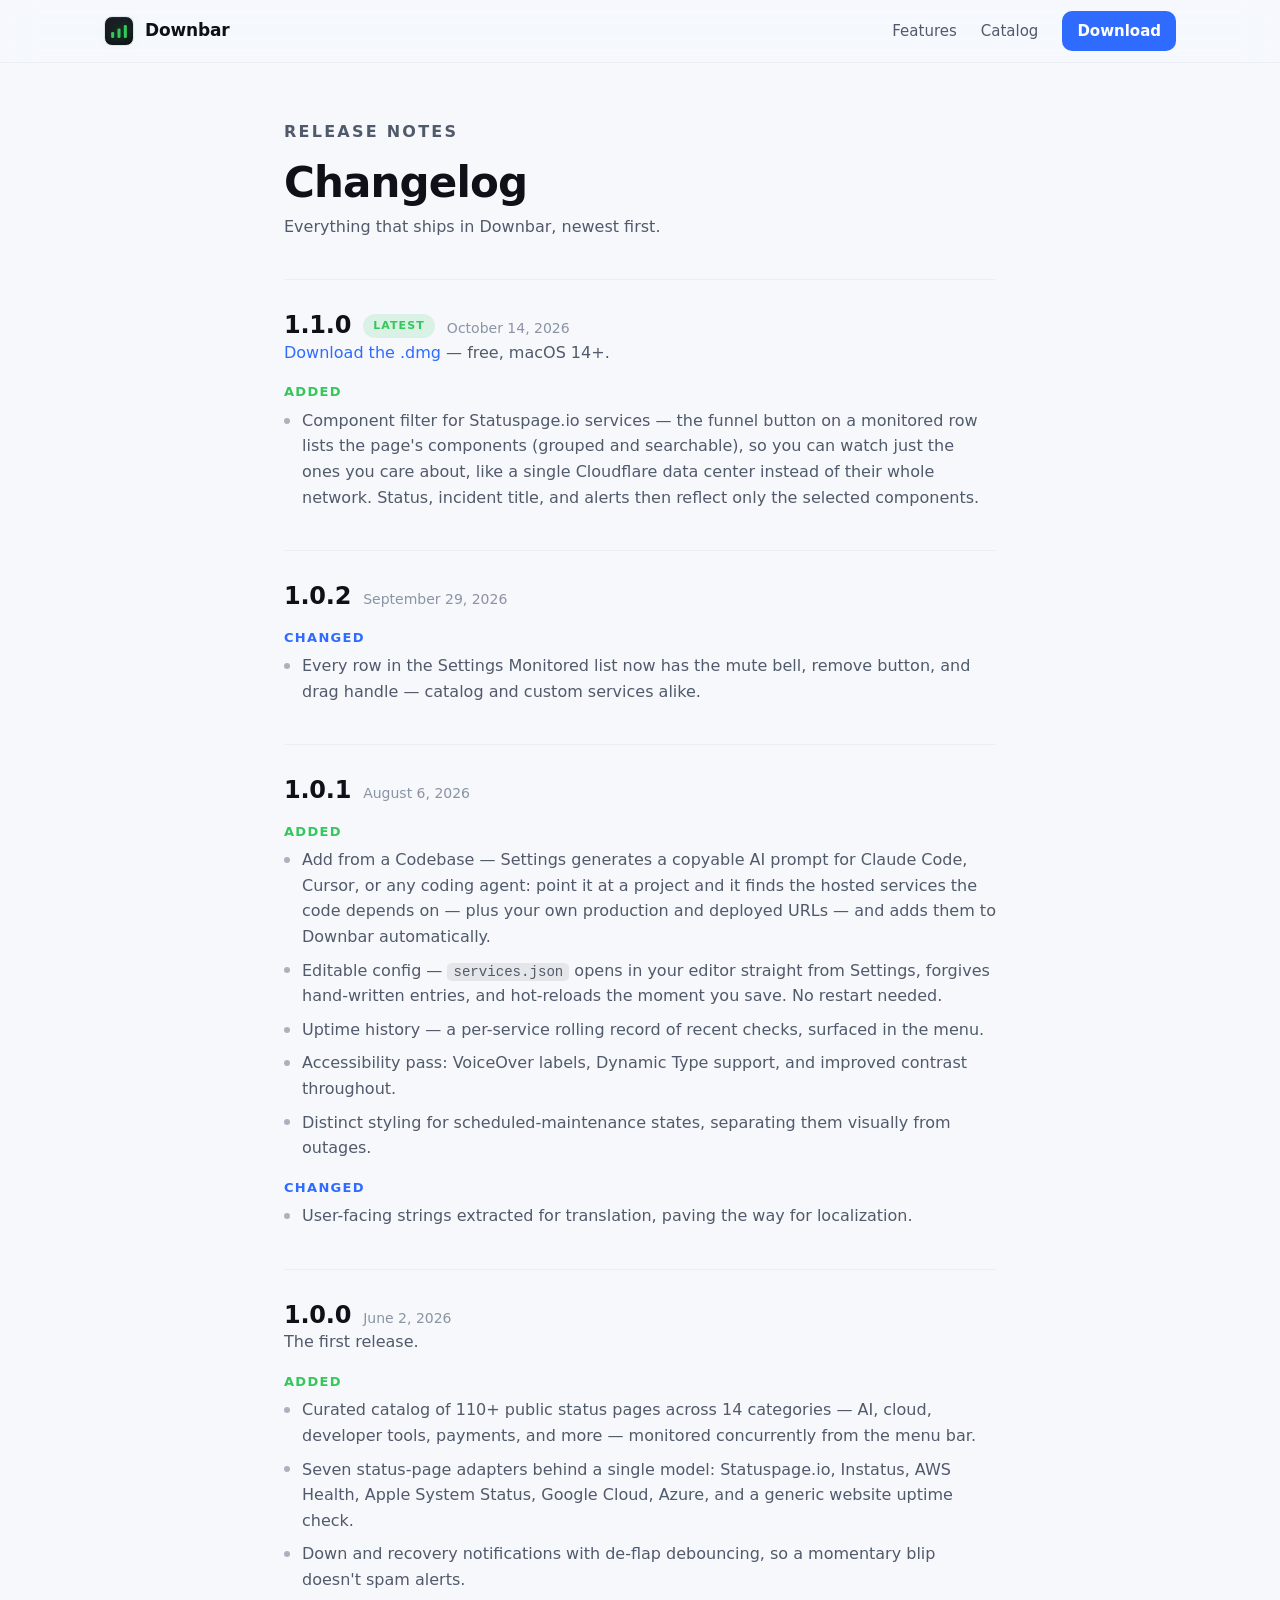
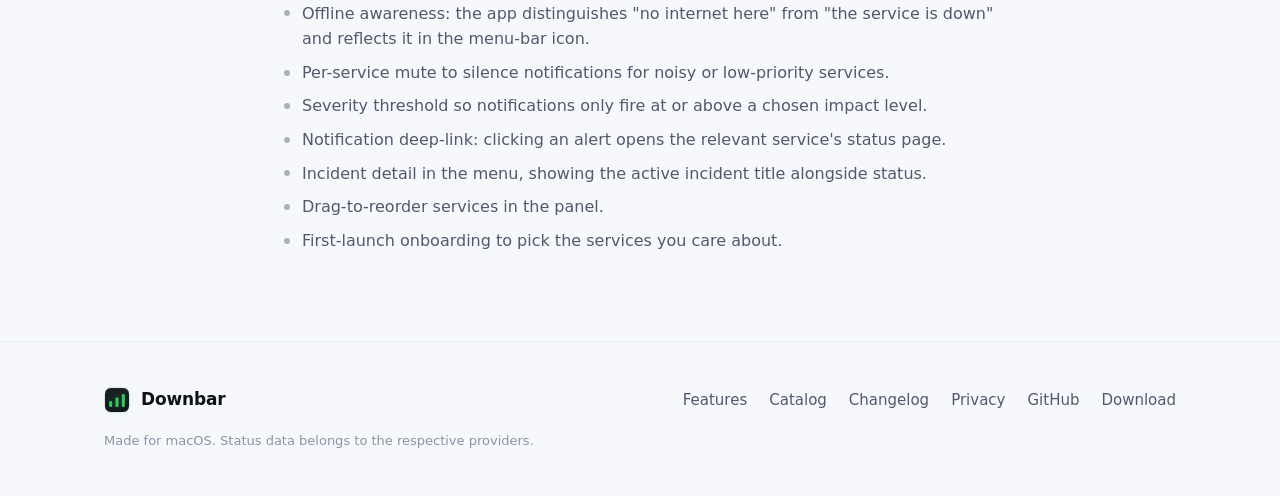
<file: site/changelog.html>
<!DOCTYPE html>
<html lang="en">
<head>
  <meta charset="utf-8" />
  <meta name="viewport" content="width=device-width, initial-scale=1" />
  <!-- Google tag (gtag.js) -->
  <script async src="https://www.googletagmanager.com/gtag/js?id=G-KMRTV61Q7Y"></script>
  <script>
    window.dataLayer = window.dataLayer || [];
    function gtag(){dataLayer.push(arguments);}
    gtag('js', new Date());

    gtag('config', 'G-KMRTV61Q7Y');
  </script>
  <title>Changelog — Downbar</title>
  <meta name="description" content="Release notes for Downbar, the free macOS menu-bar app that watches 110+ public status pages. What's new, what changed, and what's coming next." />
  <meta name="color-scheme" content="dark light" />
  <meta name="theme-color" content="#0c0d10" />
  <meta name="robots" content="index, follow" />
  <link rel="canonical" href="https://downbar.app/changelog" />
  <link rel="icon" href="favicon.svg" type="image/svg+xml" />
  <link rel="apple-touch-icon" href="img/apple-touch-icon.png" />
  <link rel="stylesheet" href="style.css" />
</head>
<body>
  <header class="site-header">
    <div class="wrap header-inner">
      <a class="brand" href="/" aria-label="Downbar home">
        <span class="brand-mark" aria-hidden="true">
          <svg viewBox="0 0 18 16" class="brand-bars">
            <rect x="0" y="9" width="3.5" height="7" rx="1.5" fill="currentColor" />
            <rect x="7.25" y="5" width="3.5" height="11" rx="1.5" fill="currentColor" />
            <rect x="14.5" y="1" width="3.5" height="15" rx="1.5" fill="currentColor" />
          </svg>
        </span>
        <span class="brand-name">Downbar</span>
      </a>
      <nav class="site-nav" aria-label="Primary">
        <a href="/#features">Features</a>
        <a href="/#catalog">Catalog</a>
        <a class="nav-cta" href="/#download">Download</a>
      </nav>
    </div>
  </header>

  <main class="legal changelog">
    <div class="wrap legal-wrap">
      <p class="section-eyebrow">Release notes</p>
      <h1>Changelog</h1>
      <p class="legal-updated">Everything that ships in Downbar, newest first.</p>

      <section class="release" aria-labelledby="rel-110">
        <header class="release-head">
          <h2 id="rel-110">1.1.0</h2>
          <span class="release-pill latest">Latest</span>
          <time class="release-date" datetime="2026-10-14">October 14, 2026</time>
        </header>
        <p class="release-note"><a href="/dl/Downbar-1.1.0.dmg" download
          onclick="gtag('event','file_download',{file_name:'Downbar-1.1.0.dmg',link_url:'/dl/Downbar-1.1.0.dmg'})">Download the .dmg</a> — free, macOS 14+.</p>
        <h3 class="change-kind added">Added</h3>
        <ul class="change-list">
          <li>Component filter for Statuspage.io services — the funnel button on a monitored row lists the page's components (grouped and searchable), so you can watch just the ones you care about, like a single Cloudflare data center instead of their whole network. Status, incident title, and alerts then reflect only the selected components.</li>
        </ul>
      </section>

      <section class="release" aria-labelledby="rel-102">
        <header class="release-head">
          <h2 id="rel-102">1.0.2</h2>
          <time class="release-date" datetime="2026-09-29">September 29, 2026</time>
        </header>
        <h3 class="change-kind changed">Changed</h3>
        <ul class="change-list">
          <li>Every row in the Settings Monitored list now has the mute bell, remove button, and drag handle — catalog and custom services alike.</li>
        </ul>
      </section>

      <section class="release" aria-labelledby="rel-101">
        <header class="release-head">
          <h2 id="rel-101">1.0.1</h2>
          <time class="release-date" datetime="2026-08-06">August 6, 2026</time>
        </header>
        <h3 class="change-kind added">Added</h3>
        <ul class="change-list">
          <li>Add from a Codebase — Settings generates a copyable AI prompt for Claude Code, Cursor, or any coding agent: point it at a project and it finds the hosted services the code depends on — plus your own production and deployed URLs — and adds them to Downbar automatically.</li>
          <li>Editable config — <code>services.json</code> opens in your editor straight from Settings, forgives hand-written entries, and hot-reloads the moment you save. No restart needed.</li>
          <li>Uptime history — a per-service rolling record of recent checks, surfaced in the menu.</li>
          <li>Accessibility pass: VoiceOver labels, Dynamic Type support, and improved contrast throughout.</li>
          <li>Distinct styling for scheduled-maintenance states, separating them visually from outages.</li>
        </ul>
        <h3 class="change-kind changed">Changed</h3>
        <ul class="change-list">
          <li>User-facing strings extracted for translation, paving the way for localization.</li>
        </ul>
      </section>

      <section class="release" aria-labelledby="rel-100">
        <header class="release-head">
          <h2 id="rel-100">1.0.0</h2>
          <time class="release-date" datetime="2026-06-02">June 2, 2026</time>
        </header>
        <p class="release-note">The first release.</p>
        <h3 class="change-kind added">Added</h3>
        <ul class="change-list">
          <li>Curated catalog of 110+ public status pages across 14 categories — AI, cloud, developer tools, payments, and more — monitored concurrently from the menu bar.</li>
          <li>Seven status-page adapters behind a single model: Statuspage.io, Instatus, AWS Health, Apple System Status, Google Cloud, Azure, and a generic website uptime check.</li>
          <li>Down and recovery notifications with de-flap debouncing, so a momentary blip doesn't spam alerts.</li>
          <li>Offline awareness: the app distinguishes "no internet here" from "the service is down" and reflects it in the menu-bar icon.</li>
          <li>Per-service mute to silence notifications for noisy or low-priority services.</li>
          <li>Severity threshold so notifications only fire at or above a chosen impact level.</li>
          <li>Notification deep-link: clicking an alert opens the relevant service's status page.</li>
          <li>Incident detail in the menu, showing the active incident title alongside status.</li>
          <li>Drag-to-reorder services in the panel.</li>
          <li>First-launch onboarding to pick the services you care about.</li>
        </ul>
      </section>
    </div>
  </main>

  <footer class="site-footer">
    <div class="wrap footer-inner">
      <a class="brand" href="/">
        <span class="brand-mark sm" aria-hidden="true">
          <svg viewBox="0 0 18 16" class="brand-bars">
            <rect x="0" y="9" width="3.5" height="7" rx="1.5" fill="currentColor" />
            <rect x="7.25" y="5" width="3.5" height="11" rx="1.5" fill="currentColor" />
            <rect x="14.5" y="1" width="3.5" height="15" rx="1.5" fill="currentColor" />
          </svg>
        </span>
        <span class="brand-name">Downbar</span>
      </a>
      <nav class="footer-nav" aria-label="Footer">
        <a href="/#features">Features</a>
        <a href="/#catalog">Catalog</a>
        <a href="/changelog">Changelog</a>
        <a href="/privacy">Privacy</a>
        <a href="https://github.com/Ntarasiuk/downbar" rel="noopener">GitHub</a>
        <a href="/dl/latest" download>Download</a>
      </nav>
      <p class="footer-fine">Made for macOS. Status data belongs to the respective providers.</p>
    </div>
  </footer>
</body>
</html>
</file>
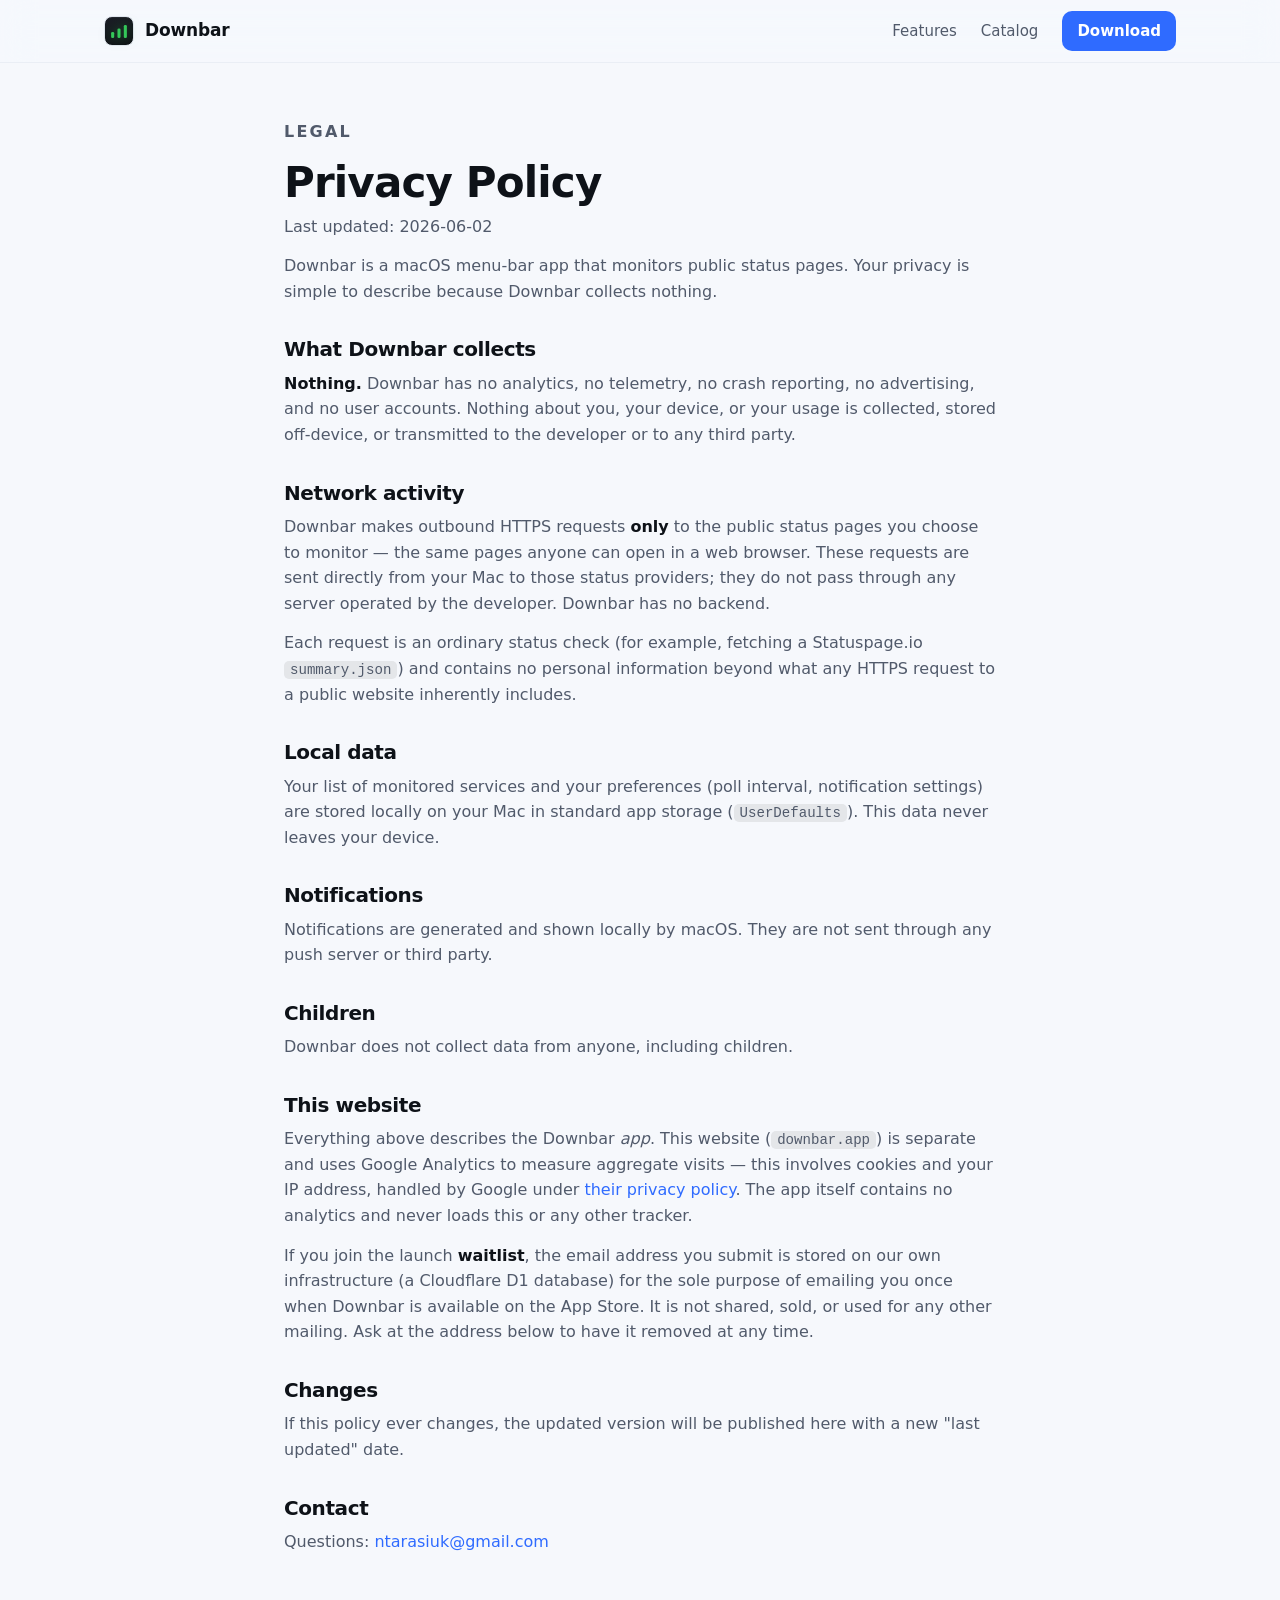
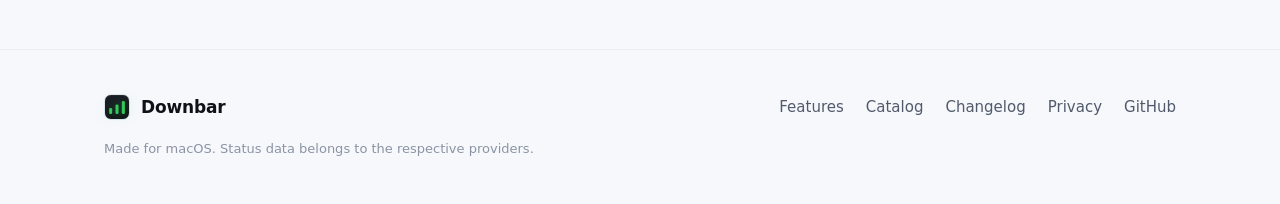
<file: site/privacy.html>
<!DOCTYPE html>
<html lang="en">
<head>
  <meta charset="utf-8" />
  <meta name="viewport" content="width=device-width, initial-scale=1" />
  <!-- Google tag (gtag.js) -->
  <script async src="https://www.googletagmanager.com/gtag/js?id=G-KMRTV61Q7Y"></script>
  <script>
    window.dataLayer = window.dataLayer || [];
    function gtag(){dataLayer.push(arguments);}
    gtag('js', new Date());

    gtag('config', 'G-KMRTV61Q7Y');
  </script>
  <title>Privacy Policy — Downbar</title>
  <meta name="description" content="Downbar collects nothing — no analytics, no telemetry, no accounts. Status checks go directly from your Mac to the public status pages you choose." />
  <meta name="color-scheme" content="dark light" />
  <meta name="theme-color" content="#0c0d10" />
  <meta name="robots" content="index, follow" />
  <link rel="canonical" href="https://downbar.app/privacy" />
  <link rel="icon" href="favicon.svg" type="image/svg+xml" />
  <link rel="apple-touch-icon" href="img/apple-touch-icon.png" />
  <link rel="stylesheet" href="style.css" />
</head>
<body>
  <header class="site-header">
    <div class="wrap header-inner">
      <a class="brand" href="/" aria-label="Downbar home">
        <span class="brand-mark" aria-hidden="true">
          <svg viewBox="0 0 18 16" class="brand-bars">
            <rect x="0" y="9" width="3.5" height="7" rx="1.5" fill="currentColor" />
            <rect x="7.25" y="5" width="3.5" height="11" rx="1.5" fill="currentColor" />
            <rect x="14.5" y="1" width="3.5" height="15" rx="1.5" fill="currentColor" />
          </svg>
        </span>
        <span class="brand-name">Downbar</span>
      </a>
      <nav class="site-nav" aria-label="Primary">
        <a href="/#features">Features</a>
        <a href="/#catalog">Catalog</a>
        <a class="nav-cta" href="/#download">Download</a>
      </nav>
    </div>
  </header>

  <main class="legal">
    <div class="wrap legal-wrap">
      <p class="section-eyebrow">Legal</p>
      <h1>Privacy Policy</h1>
      <p class="legal-updated">Last updated: 2026-06-02</p>

      <p>Downbar is a macOS menu-bar app that monitors public status pages. Your privacy
        is simple to describe because Downbar collects nothing.</p>

      <h2>What Downbar collects</h2>
      <p><strong>Nothing.</strong> Downbar has no analytics, no telemetry, no crash
        reporting, no advertising, and no user accounts. Nothing about you, your device,
        or your usage is collected, stored off-device, or transmitted to the developer or
        to any third party.</p>

      <h2>Network activity</h2>
      <p>Downbar makes outbound HTTPS requests <strong>only</strong> to the public status
        pages you choose to monitor — the same pages anyone can open in a web browser.
        These requests are sent directly from your Mac to those status providers; they do
        not pass through any server operated by the developer. Downbar has no backend.</p>
      <p>Each request is an ordinary status check (for example, fetching a Statuspage.io
        <code>summary.json</code>) and contains no personal information beyond what any
        HTTPS request to a public website inherently includes.</p>

      <h2>Local data</h2>
      <p>Your list of monitored services and your preferences (poll interval, notification
        settings) are stored locally on your Mac in standard app storage
        (<code>UserDefaults</code>). This data never leaves your device.</p>

      <h2>Notifications</h2>
      <p>Notifications are generated and shown locally by macOS. They are not sent through
        any push server or third party.</p>

      <h2>Children</h2>
      <p>Downbar does not collect data from anyone, including children.</p>

      <h2>This website</h2>
      <p>Everything above describes the Downbar <em>app</em>. This website
        (<code>downbar.app</code>) is separate and uses Google Analytics to measure
        aggregate visits — this involves cookies and your IP address, handled by Google
        under <a href="https://policies.google.com/privacy">their privacy policy</a>. The
        app itself contains no analytics and never loads this or any other tracker.</p>
      <p>If you join the launch <strong>waitlist</strong>, the email address you submit is
        stored on our own infrastructure (a Cloudflare D1 database) for the sole purpose of
        emailing you once when Downbar is available on the App Store. It is not shared, sold,
        or used for any other mailing. Ask at the address below to have it removed at any time.</p>

      <h2>Changes</h2>
      <p>If this policy ever changes, the updated version will be published here with a new
        "last updated" date.</p>

      <h2>Contact</h2>
      <p>Questions: <a href="mailto:ntarasiuk@gmail.com">ntarasiuk@gmail.com</a></p>
    </div>
  </main>

  <footer class="site-footer">
    <div class="wrap footer-inner">
      <a class="brand" href="/">
        <span class="brand-mark sm" aria-hidden="true">
          <svg viewBox="0 0 18 16" class="brand-bars">
            <rect x="0" y="9" width="3.5" height="7" rx="1.5" fill="currentColor" />
            <rect x="7.25" y="5" width="3.5" height="11" rx="1.5" fill="currentColor" />
            <rect x="14.5" y="1" width="3.5" height="15" rx="1.5" fill="currentColor" />
          </svg>
        </span>
        <span class="brand-name">Downbar</span>
      </a>
      <nav class="footer-nav" aria-label="Footer">
        <a href="/#features">Features</a>
        <a href="/#catalog">Catalog</a>
        <a href="/changelog">Changelog</a>
        <a href="/privacy">Privacy</a>
        <a href="https://github.com/Ntarasiuk/downbar" rel="noopener">GitHub</a>
      </nav>
      <p class="footer-fine">Made for macOS. Status data belongs to the respective providers.</p>
    </div>
  </footer>
</body>
</html>
</file>
<file: site/style.css>
/* Downbar landing page — dark-first, no build step.
   Hand-written CSS, system font stack, CSS custom properties.
   The app "screenshots" are faithful CSS recreations of the real SwiftUI UI,
   so they stay crisp at any DPI and weigh nothing. */

:root {
  --bg: #0a0b0e;
  --bg-2: #0e1014;
  --bg-elev: #15171d;
  --bg-card: #14161c;
  --border: #23262f;
  --border-soft: #1b1e25;
  --text: #f4f6fa;
  --text-dim: #a6aebd;
  --text-faint: #6b7382;
  --accent: #5b8cff;
  --accent-2: #8b6bff;
  --accent-ink: #ffffff;
  --good: #34c759;
  --warn: #ffd60a;
  --major: #ff9f0a;
  --bad: #ff453a;
  --radius: 16px;
  --wrap: 1120px;
  --font: -apple-system, BlinkMacSystemFont, "SF Pro Text", "Segoe UI", system-ui, sans-serif;
  --shadow-xl: 0 40px 120px -50px rgba(0, 0, 0, 0.9);
}

@media (prefers-color-scheme: light) {
  :root {
    --bg: #f6f8fc;
    --bg-2: #eef1f7;
    --bg-elev: #ffffff;
    --bg-card: #ffffff;
    --border: #e1e6ef;
    --border-soft: #eaeef5;
    --text: #0e1218;
    --text-dim: #515a6b;
    --text-faint: #8b94a4;
    --accent: #2f6bff;
    --shadow-xl: 0 40px 110px -55px rgba(20, 30, 60, 0.45);
  }
}

* { box-sizing: border-box; }
html { scroll-behavior: smooth; }

body {
  margin: 0;
  font-family: var(--font);
  background: var(--bg);
  color: var(--text);
  line-height: 1.6;
  -webkit-font-smoothing: antialiased;
  text-rendering: optimizeLegibility;
  overflow-x: hidden;
}

.wrap { width: 100%; max-width: var(--wrap); margin-inline: auto; padding-inline: 24px; }
a { color: var(--accent); text-decoration: none; }
a:hover { text-decoration: underline; }
img { max-width: 100%; height: auto; display: block; }
h1, h2, h3 { line-height: 1.12; letter-spacing: -0.02em; margin: 0; }
.sprite { position: absolute; }

.skip-link {
  position: absolute; left: -9999px; top: 0;
  background: var(--accent); color: var(--accent-ink);
  padding: 10px 16px; border-radius: 0 0 var(--radius) 0; z-index: 100;
}
.skip-link:focus { left: 0; }
:focus-visible { outline: 2px solid var(--accent); outline-offset: 3px; border-radius: 4px; }

/* ---------- Section eyebrows ---------- */
.section-eyebrow {
  text-transform: uppercase; letter-spacing: 0.14em;
  font-size: 12px; font-weight: 700; color: var(--accent); margin: 0 0 12px;
}

/* ---------- Header ---------- */
.site-header {
  position: sticky; top: 0; z-index: 50;
  background: color-mix(in srgb, var(--bg) 72%, transparent);
  backdrop-filter: saturate(180%) blur(16px);
  border-bottom: 1px solid var(--border-soft);
}
.header-inner { display: flex; align-items: center; justify-content: space-between; min-height: 62px; }
.brand { display: flex; align-items: center; gap: 11px; color: var(--text); font-weight: 680; }
.brand:hover { text-decoration: none; }
.brand-name { font-size: 17px; letter-spacing: -0.01em; }

.brand-mark {
  width: 30px; height: 30px; border-radius: 8px;
  display: grid; place-items: center;
  background: linear-gradient(160deg, #1b1e26, #0e1014);
  border: 1px solid var(--border);
  box-shadow: inset 0 1px 0 rgba(255,255,255,0.05);
}
.brand-mark.sm { width: 26px; height: 26px; border-radius: 7px; }
.brand-bars { width: 16px; height: 14px; color: var(--good); fill: currentColor; filter: drop-shadow(0 0 6px rgba(52,199,89,0.5)); }

.site-nav { display: flex; align-items: center; gap: 24px; }
.site-nav a { color: var(--text-dim); font-size: 15px; }
.site-nav a:hover { color: var(--text); text-decoration: none; }
.nav-cta {
  background: var(--accent); color: var(--accent-ink) !important;
  padding: 8px 15px; border-radius: 10px; font-weight: 620;
}
.nav-cta:hover { text-decoration: none; opacity: 0.92; }

/* ---------- Buttons ---------- */
.btn {
  display: inline-flex; align-items: center; gap: 9px;
  padding: 13px 22px; border-radius: 12px; font-weight: 640; font-size: 16px;
  transition: transform .12s ease, opacity .12s ease, box-shadow .12s ease;
}
.btn:hover { text-decoration: none; }
.btn-primary {
  background: linear-gradient(180deg, color-mix(in srgb, var(--accent) 92%, white), var(--accent));
  color: var(--accent-ink);
  box-shadow: 0 10px 30px -12px color-mix(in srgb, var(--accent) 80%, transparent);
}
.btn-primary:hover { transform: translateY(-1px); box-shadow: 0 16px 36px -14px color-mix(in srgb, var(--accent) 85%, transparent); }
.btn-lg { padding: 16px 28px; font-size: 17px; border-radius: 14px; }
.btn-apple { width: 16px; height: 16px; fill: currentColor; margin-top: -2px; }

/* ---------- Hero ---------- */
.hero { position: relative; padding: 84px 0 64px; overflow: hidden; }
.hero-glow {
  position: absolute; inset: -20% -10% auto -10%; height: 620px; z-index: 0;
  background:
    radial-gradient(60% 70% at 78% 18%, color-mix(in srgb, var(--accent) 30%, transparent), transparent 70%),
    radial-gradient(50% 60% at 12% 0%, color-mix(in srgb, var(--accent-2) 24%, transparent), transparent 70%);
  filter: blur(20px); pointer-events: none;
}
.hero-inner {
  position: relative; z-index: 1;
  display: grid; grid-template-columns: 1.02fr 0.98fr; gap: 52px; align-items: center;
}
.eyebrow {
  display: inline-flex; align-items: center; gap: 8px; margin: 0 0 18px;
  text-transform: uppercase; letter-spacing: 0.12em; font-size: 12px; font-weight: 700; color: var(--text-dim);
  background: color-mix(in srgb, var(--bg-elev) 70%, transparent);
  border: 1px solid var(--border); padding: 6px 12px; border-radius: 999px;
}
.eyebrow-dot { width: 7px; height: 7px; border-radius: 50%; background: var(--good); box-shadow: 0 0 8px var(--good); }
.hero h1 { font-size: clamp(36px, 5.2vw, 58px); margin-bottom: 22px; font-weight: 720; }
.lede { font-size: 19px; color: var(--text-dim); max-width: 40ch; }
.lede strong { color: var(--text); font-weight: 640; }
.hero-actions { margin-top: 30px; display: flex; flex-wrap: wrap; align-items: center; gap: 16px; }
.price { color: var(--text-dim); font-size: 14px; }

/* "or from the terminal" Homebrew one-liner */
.install-alt { margin-top: 16px; display: flex; align-items: center; flex-wrap: wrap; gap: 12px; }
.install-alt.centered { justify-content: center; }
.install-alt-label { color: var(--text-faint); font-size: 14px; }
.install-cmd {
  display: inline-flex; align-items: center; gap: 12px;
  font: inherit; cursor: pointer;
  background: color-mix(in srgb, var(--bg-elev) 80%, transparent);
  border: 1px solid var(--border); border-radius: 10px;
  padding: 9px 14px; color: var(--text-dim);
  transition: border-color .12s ease, color .12s ease;
}
.install-cmd:hover { color: var(--text); border-color: color-mix(in srgb, var(--accent) 55%, var(--border)); }
.install-cmd code {
  font-family: ui-monospace, "SF Mono", Menlo, monospace;
  font-size: 13.5px; white-space: nowrap;
}
.cmd-copy {
  font-size: 11px; font-weight: 700; text-transform: uppercase; letter-spacing: 0.08em;
  color: var(--accent);
}
.hero-trust { list-style: none; margin: 22px 0 0; padding: 0; display: flex; flex-wrap: wrap; gap: 18px; }
.hero-trust li { display: flex; align-items: center; gap: 7px; font-size: 14px; color: var(--text-dim); }
.tick { width: 16px; height: 16px; border-radius: 50%; background: color-mix(in srgb, var(--good) 22%, transparent); position: relative; flex: none; }
.tick::after { content: ""; position: absolute; left: 5px; top: 3.5px; width: 4px; height: 7px; border: solid var(--good); border-width: 0 2px 2px 0; transform: rotate(45deg); }

/* ===================== The hero "screenshot" ===================== */
.hero-stage { position: relative; z-index: 1; }
.desktop {
  position: relative;
  border-radius: 22px;
  padding: 0;
  background:
    radial-gradient(120% 120% at 30% 0%, #2a3550 0%, #161b2b 45%, #0c0f18 100%);
  border: 1px solid var(--border);
  box-shadow: var(--shadow-xl);
  overflow: hidden;
  min-height: 540px;
}
@media (prefers-color-scheme: light) {
  .desktop { background: radial-gradient(120% 120% at 30% 0%, #46639d, #3a4a78 45%, #243056 100%); }
}

/* macOS menu bar */
.menubar {
  display: flex; align-items: center; justify-content: space-between;
  height: 26px; padding: 0 12px;
  background: rgba(20, 24, 34, 0.55);
  backdrop-filter: blur(14px) saturate(150%);
  border-bottom: 1px solid rgba(255,255,255,0.06);
  font-size: 12.5px; color: rgba(255,255,255,0.92);
}
.mb-left { display: flex; align-items: center; gap: 15px; }
.mb-logo { width: 13px; height: 13px; border-radius: 3px; background: rgba(255,255,255,0.9); -webkit-mask: none; }
.mb-logo { background: linear-gradient(135deg, #fff, #cfd6e6); }
.mb-app { font-weight: 700; }
.mb-item { color: rgba(255,255,255,0.82); }
.mb-right { display: flex; align-items: center; gap: 13px; }
.mb-glyph { width: 16px; height: 11px; opacity: 0.85; border-radius: 2px; background: rgba(255,255,255,0.7); }
.mb-batt { width: 22px; height: 11px; border-radius: 3px; background: none; border: 1.4px solid rgba(255,255,255,0.7); position: relative; }
.mb-batt::after { content: ""; position: absolute; left: 1.5px; top: 1.5px; bottom: 1.5px; width: 12px; border-radius: 1px; background: rgba(255,255,255,0.8); }
.mb-wifi { -webkit-mask: radial-gradient(circle at 50% 100%, #000 64%, transparent 66%); width: 16px; height: 12px; clip-path: polygon(50% 100%, 0 38%, 12% 26%, 50% 62%, 88% 26%, 100% 38%); }
.mb-clock { font-variant-numeric: tabular-nums; font-weight: 500; }
.mb-tray { display: grid; place-items: center; width: 22px; height: 18px; border-radius: 5px; }
.mb-tray.active { background: rgba(255,255,255,0.16); box-shadow: 0 0 0 1px rgba(255,255,255,0.08) inset; }
.tray-bars { width: 16px; height: 14px; fill: currentColor; }
.tray-bars.is-critical { color: var(--bad); filter: drop-shadow(0 0 5px rgba(255,69,58,0.7)); }
.tray-bars.is-major { color: var(--major); filter: drop-shadow(0 0 5px rgba(255,159,10,0.65)); }

/* the popover panel */
.panel {
  position: absolute; top: 34px; right: 16px; width: 326px;
  background: color-mix(in srgb, #1c1f27 88%, transparent);
  backdrop-filter: blur(30px) saturate(180%);
  border: 1px solid rgba(255,255,255,0.10);
  border-radius: 14px;
  box-shadow: 0 30px 60px -20px rgba(0,0,0,0.7), 0 0 0 0.5px rgba(0,0,0,0.4);
  color: #f2f4f8;
  overflow: hidden;
  animation: panel-in .5s cubic-bezier(.2,.8,.2,1) both;
}
@keyframes panel-in { from { opacity: 0; transform: translateY(-8px) scale(.985); } to { opacity: 1; transform: none; } }
.panel-notch {
  position: absolute; top: -6px; right: 16px; width: 12px; height: 12px;
  background: inherit; border-left: 1px solid rgba(255,255,255,0.10); border-top: 1px solid rgba(255,255,255,0.10);
  transform: rotate(45deg); border-radius: 2px 0 0 0;
}
.hr { height: 1px; background: rgba(255,255,255,0.08); }

.panel-head { display: flex; align-items: center; gap: 11px; padding: 12px 14px; }
.status-mark { width: 26px; height: 26px; flex: none; display: grid; place-items: center; }
.status-mark svg { width: 24px; height: 24px; }
.panel-head-text { display: flex; flex-direction: column; line-height: 1.25; flex: 1; min-width: 0; }
.panel-head-text strong { font-size: 14px; font-weight: 600; }
.panel-head-text em { font-size: 11px; color: rgba(255,255,255,0.55); font-style: normal; }
.panel-refresh { width: 26px; height: 26px; display: grid; place-items: center; border-radius: 50%; }
.panel-refresh svg { width: 13px; height: 13px; color: rgba(255,255,255,0.6); }

.panel-list { padding: 6px; display: flex; flex-direction: column; gap: 1px; }
.row {
  display: flex; align-items: center; gap: 10px; padding: 7px 8px; border-radius: 7px;
}
.row-glyph { width: 16px; height: 16px; flex: none; display: grid; place-items: center; }
.row-glyph svg { width: 15px; height: 15px; }
.row-glyph.sm svg { width: 14px; height: 14px; }
.row-body { display: flex; flex-direction: column; line-height: 1.25; flex: 1; min-width: 0; }
.row-body b { font-size: 13px; font-weight: 540; }
.row-body i { font-size: 11px; color: rgba(255,255,255,0.55); font-style: normal; white-space: nowrap; overflow: hidden; text-overflow: ellipsis; }
.row-age { font-size: 10.5px; color: rgba(255,255,255,0.42); font-variant-numeric: tabular-nums; width: 30px; text-align: right; flex: none; line-height: 1.2; }
.row-sep { height: 1px; background: rgba(255,255,255,0.07); margin: 5px 8px; }

/* status colors */
.is-ok { color: var(--good); } .is-ok svg :first-child { fill: var(--good); }
.is-minor { color: var(--warn); } .is-minor svg :first-child { fill: var(--warn); }
.is-major { color: var(--major); } .is-major svg :first-child { fill: var(--major); }
.is-critical { color: var(--bad); } .is-critical svg :first-child { fill: var(--bad); }
.row-glyph.dim { color: var(--text-faint); opacity: 0.5; } .row-glyph.dim svg :first-child { fill: currentColor; }

/* sparkline — 16-segment "barcode", one full-height bar per recent reading,
   exactly like the SwiftUI Sparkline (2px bars, 1px gaps). The barcode shape is
   a repeating mask; the bar color comes from the background underneath, so a
   horizontal gradient can render a green→amber recovery/degradation trend. */
.spark {
  flex: none; width: 47px; height: 12px; opacity: 0.85;
  -webkit-mask: repeating-linear-gradient(90deg, #000 0 2px, transparent 2px 3px);
          mask: repeating-linear-gradient(90deg, #000 0 2px, transparent 2px 3px);
  background: var(--good);
}
.spark[data-trend="good"]  { background: var(--good); }
.spark[data-trend="warn"]  { background: var(--warn); }
.spark[data-trend="major"] { background: var(--major); }
.spark[data-trend="bad"]   { background: var(--bad); }
.spark[data-trend="degrading"] { background: linear-gradient(90deg, var(--good) 0 52%, var(--major) 52% 100%); }

.panel-foot { display: flex; gap: 4px; padding: 8px; }
.foot-btn {
  flex: 1; display: inline-flex; align-items: center; justify-content: center; gap: 6px;
  font-size: 12px; padding: 6px; border-radius: 7px; color: #eef0f5;
}
.foot-btn:first-child { background: rgba(255,255,255,0.06); }
.foot-btn svg { width: 12px; height: 12px; color: rgba(255,255,255,0.75); }

/* notification toast */
.toast {
  position: absolute; right: 16px; bottom: 18px; width: 300px;
  display: flex; align-items: center; gap: 11px; padding: 11px 13px;
  background: rgba(28,31,39,0.86); backdrop-filter: blur(28px) saturate(180%);
  border: 1px solid rgba(255,255,255,0.1); border-radius: 16px;
  box-shadow: 0 24px 48px -18px rgba(0,0,0,0.7);
  animation: toast-in .6s .35s cubic-bezier(.2,.8,.2,1) both;
}
@keyframes toast-in { from { opacity: 0; transform: translateX(20px) scale(.96); } to { opacity: 1; transform: none; } }
.toast-icon img { width: 38px; height: 38px; border-radius: 9px; }
.toast-body { display: flex; flex-direction: column; line-height: 1.3; flex: 1; min-width: 0; color: #f2f4f8; }
.toast-body b { font-size: 13px; font-weight: 600; }
.toast-body i { font-size: 12px; font-style: normal; color: rgba(255,255,255,0.7); }
.toast-meta { font-size: 10px; color: rgba(255,255,255,0.45); align-self: flex-start; white-space: nowrap; }

/* ---------- Logos band ---------- */
.logos { padding: 20px 0 8px; border-top: 1px solid var(--border-soft); }
.logos-label { text-align: center; color: var(--text-faint); font-size: 13px; letter-spacing: 0.02em; margin: 0 0 18px; }
.logos-row {
  list-style: none; margin: 0; padding: 0;
  display: flex; flex-wrap: wrap; justify-content: center; gap: 14px 30px;
}
.logos-row li { color: var(--text-dim); font-weight: 620; font-size: 17px; letter-spacing: -0.01em; opacity: 0.7; }

/* ---------- Demo video ---------- */
.demo { padding: 64px 0; border-top: 1px solid var(--border-soft); }
.demo h2 { font-size: clamp(28px, 3.6vw, 38px); margin-bottom: 28px; font-weight: 680; }
.demo-frame {
  border-radius: 18px;
  overflow: hidden;
  border: 1px solid var(--border);
  background: #000;
  box-shadow: var(--shadow-xl);
  max-width: 960px;
}
.demo-frame video { display: block; width: 100%; height: auto; }

/* ---------- Features ---------- */
.features { padding: 72px 0; }
.features h2 { font-size: clamp(28px, 3.6vw, 38px); margin-bottom: 40px; font-weight: 680; }
.feature-grid { list-style: none; margin: 0; padding: 0; display: grid; grid-template-columns: repeat(3, 1fr); gap: 18px; }
.feature {
  background: linear-gradient(180deg, var(--bg-card), color-mix(in srgb, var(--bg-card) 88%, var(--bg)));
  border: 1px solid var(--border); border-radius: var(--radius); padding: 24px;
  transition: transform .15s ease, border-color .15s ease;
}
.feature:hover { transform: translateY(-3px); border-color: color-mix(in srgb, var(--accent) 45%, var(--border)); }
.feature-ic {
  width: 40px; height: 40px; border-radius: 11px; display: grid; place-items: center; margin-bottom: 16px;
  background: color-mix(in srgb, var(--accent) 16%, transparent); color: var(--accent);
}
.feature-ic svg { width: 21px; height: 21px; fill: currentColor; }
.feature-ic.ok { background: color-mix(in srgb, var(--good) 16%, transparent); color: var(--good); }
.feature-ic.warn { background: color-mix(in srgb, var(--warn) 18%, transparent); color: var(--warn); }
.feature-ic.ok svg :first-child, .feature-ic.warn svg :first-child { fill: currentColor; }
.feature h3 { font-size: 18px; margin-bottom: 8px; font-weight: 620; }
.feature p { margin: 0; color: var(--text-dim); font-size: 15px; }

/* ---------- How it works ---------- */
.how { padding: 72px 0; border-top: 1px solid var(--border-soft); }
.how-inner { display: grid; grid-template-columns: 1fr 1fr; gap: 56px; align-items: center; }
.how h2 { font-size: clamp(28px, 3.6vw, 38px); margin-bottom: 28px; font-weight: 680; }
.steps { list-style: none; margin: 0; padding: 0; counter-reset: step; display: grid; gap: 22px; }
.steps li { position: relative; padding-left: 50px; counter-increment: step; }
.steps li::before {
  content: counter(step); position: absolute; left: 0; top: 0;
  width: 32px; height: 32px; border-radius: 9px; display: grid; place-items: center;
  font-weight: 700; font-size: 15px; color: var(--accent);
  background: color-mix(in srgb, var(--accent) 14%, transparent);
  border: 1px solid color-mix(in srgb, var(--accent) 30%, transparent);
}
.steps h3 { font-size: 17px; margin-bottom: 4px; font-weight: 620; }
.steps p { margin: 0; color: var(--text-dim); font-size: 15px; }

/* settings window mockup */
.winframe {
  background: color-mix(in srgb, #1a1d24 92%, transparent);
  border: 1px solid rgba(255,255,255,0.08); border-radius: 14px; overflow: hidden;
  box-shadow: var(--shadow-xl); color: #eef0f5;
}
@media (prefers-color-scheme: light) { .winframe { background: #fbfcfe; border-color: var(--border); color: #11151b; } }
.win-bar { display: flex; align-items: center; gap: 14px; padding: 10px 14px; border-bottom: 1px solid rgba(128,128,128,0.18); }
.traffic { display: flex; gap: 7px; }
.traffic i { width: 11px; height: 11px; border-radius: 50%; display: block; }
.traffic .r { background: #ff5f57; } .traffic .y { background: #febc2e; } .traffic .g { background: #28c840; }
.win-tabs { display: flex; gap: 4px; margin: 0 auto; transform: translateX(-20px); }
.win-tab { font-size: 12.5px; padding: 4px 12px; border-radius: 7px; color: var(--text-faint); }
.win-tab.active { background: color-mix(in srgb, var(--accent) 22%, transparent); color: color-mix(in srgb, var(--accent) 70%, white); font-weight: 600; }
.win-body { padding: 16px 16px 20px; }
.win-help { font-size: 12px; color: var(--text-faint); margin: 0 0 10px; }
.win-search {
  display: flex; align-items: center; gap: 7px; font-size: 12.5px; color: var(--text-faint);
  background: rgba(128,128,128,0.12); border-radius: 8px; padding: 7px 10px; margin-bottom: 14px;
}
.win-search svg { width: 13px; height: 13px; color: currentColor; }
.cat-head {
  display: flex; align-items: center; justify-content: space-between;
  font-size: 11px; font-weight: 700; text-transform: uppercase; letter-spacing: 0.05em;
  color: var(--text-faint); margin: 12px 2px 6px;
}
.cat-link { color: var(--accent); font-weight: 600; text-transform: none; letter-spacing: 0; font-size: 11px; }
.cat-row { display: flex; align-items: center; gap: 10px; padding: 7px 4px; }
.cat-name { display: flex; flex-direction: column; line-height: 1.2; flex: 1; font-size: 13px; }
.cat-name em { font-size: 10px; color: var(--text-faint); font-style: normal; }
.mute { width: 15px; height: 15px; flex: none; color: var(--text-faint); }
.mute use { stroke: currentColor; }
.switch { width: 32px; height: 19px; border-radius: 999px; background: rgba(128,128,128,0.35); position: relative; flex: none; transition: background .15s; }
.switch::after { content: ""; position: absolute; top: 2px; left: 2px; width: 15px; height: 15px; border-radius: 50%; background: #fff; box-shadow: 0 1px 2px rgba(0,0,0,0.3); transition: left .15s; }
.switch.on { background: var(--accent); }
.switch.on::after { left: 15px; }

/* ---------- Catalog band ---------- */
.catalog { padding: 72px 0; border-top: 1px solid var(--border-soft); text-align: center; }
.catalog h2 { font-size: clamp(28px, 3.6vw, 38px); margin-bottom: 32px; font-weight: 680; }
.cat-grid { list-style: none; margin: 0 auto; padding: 0; max-width: 900px; display: flex; flex-wrap: wrap; justify-content: center; gap: 12px; }
.cat-grid li {
  background: var(--bg-card); border: 1px solid var(--border); border-radius: 999px;
  padding: 9px 18px; font-size: 14px; color: var(--text-dim); font-weight: 560;
}
.cat-note { margin: 28px auto 0; max-width: 52ch; color: var(--text-faint); font-size: 15px; }

/* ---------- AI prompt band ---------- */
.agent { padding: 72px 0; border-top: 1px solid var(--border-soft); }
.agent-inner { display: grid; grid-template-columns: 1fr 1fr; gap: 56px; align-items: center; }
.agent h2 { font-size: clamp(28px, 3.6vw, 38px); margin-bottom: 28px; font-weight: 680; }
.agent code {
  font-family: ui-monospace, "SF Mono", Menlo, monospace; font-size: 0.86em;
  background: rgba(128,128,128,0.14); padding: 1px 6px; border-radius: 6px;
}

/* agent terminal mockup */
.term-title { font-size: 12.5px; color: var(--text-faint); margin: 0 auto; transform: translateX(-20px); }
.term-body {
  padding: 16px 18px 20px;
  font-family: ui-monospace, "SF Mono", Menlo, monospace;
  font-size: 12.5px; line-height: 2;
}
.term-body p { margin: 0; white-space: nowrap; overflow: hidden; text-overflow: ellipsis; }
.term-prompt { color: var(--accent); font-weight: 700; }
.term-paste { opacity: 0.85; font-style: italic; }
.term-dim { color: var(--text-faint); }
.term-add { color: var(--good); }
.term-add em { color: var(--text-faint); font-style: normal; margin-left: 6px; }
.term-done { color: var(--good); font-weight: 600; margin-top: 6px !important; }

/* ---------- CTA ---------- */
.cta { position: relative; padding: 96px 0; border-top: 1px solid var(--border-soft); text-align: center; overflow: hidden; }
.cta-glow {
  position: absolute; inset: auto -10% -40% -10%; height: 420px;
  background: radial-gradient(50% 60% at 50% 100%, color-mix(in srgb, var(--accent) 26%, transparent), transparent 70%);
  filter: blur(10px); pointer-events: none;
}
.cta-inner { position: relative; z-index: 1; display: grid; gap: 18px; justify-items: center; }
.cta-mark { width: 56px; height: 56px; border-radius: 15px; display: grid; place-items: center; background: linear-gradient(160deg, #1b1e26, #0e1014); border: 1px solid var(--border); box-shadow: var(--shadow-xl); }
.cta-mark .brand-bars { width: 28px; height: 25px; }
.cta h2 { font-size: clamp(30px, 4.4vw, 46px); font-weight: 720; }
.cta p { margin: 0; color: var(--text-dim); font-size: 18px; }
.cta .btn { margin-top: 8px; }
.cta-fine { color: var(--text-faint) !important; font-size: 14px !important; }

/* Waitlist form */
.waitlist {
  margin-top: 8px;
  display: flex;
  flex-wrap: wrap;
  gap: 12px;
  justify-content: center;
  width: 100%;
  max-width: 480px;
}
.waitlist-input {
  flex: 1 1 240px;
  min-width: 0;
  padding: 16px 18px;
  font-size: 16px;
  font-family: inherit;
  color: var(--text);
  background: var(--bg-elev);
  border: 1px solid var(--border);
  border-radius: 14px;
  transition: border-color .12s ease, box-shadow .12s ease;
}
.waitlist-input::placeholder { color: var(--text-faint); }
.waitlist-input:focus {
  outline: none;
  border-color: var(--accent);
  box-shadow: 0 0 0 3px color-mix(in srgb, var(--accent) 28%, transparent);
}
.waitlist .btn { flex: 0 0 auto; cursor: pointer; }
.waitlist .btn:disabled { opacity: .6; cursor: default; transform: none; }
.waitlist-msg {
  min-height: 1.2em;
  margin: 0;
  font-size: 15px;
  color: var(--text-dim);
}
.waitlist-msg.is-ok { color: var(--good); }
.waitlist-msg.is-error { color: var(--bad); }
@media (max-width: 520px) {
  .waitlist { flex-direction: column; }
  .waitlist .btn { width: 100%; justify-content: center; }
}

/* ---------- Legal pages ---------- */
.legal { padding: 56px 0 80px; }
.legal-wrap { max-width: 760px; }
.legal h1 { font-size: clamp(30px, 4vw, 42px); font-weight: 720; margin-bottom: 8px; }
.legal-updated { color: var(--text-faint); font-size: 14px; margin: 0 0 28px; }
.legal h2 { font-size: 20px; font-weight: 640; margin: 34px 0 10px; }
.legal p { color: var(--text-dim); font-size: 16px; margin: 0 0 14px; }
.legal strong { color: var(--text); font-weight: 620; }
.legal code {
  font-family: ui-monospace, "SF Mono", Menlo, monospace; font-size: 0.88em;
  background: color-mix(in srgb, var(--text) 8%, transparent);
  padding: 1px 6px; border-radius: 5px;
}

/* ---------- Changelog ---------- */
.changelog .release {
  margin-top: 40px; padding-top: 32px;
  border-top: 1px solid var(--border-soft);
}
.release-head { display: flex; align-items: baseline; flex-wrap: wrap; gap: 12px; }
.changelog .release-head h2 { margin: 0; font-size: 24px; font-weight: 700; letter-spacing: -0.01em; }
.release-pill {
  align-self: center;
  font-size: 11px; font-weight: 700; text-transform: uppercase; letter-spacing: 0.1em;
  padding: 3px 10px; border-radius: 999px;
}
.release-pill.latest {
  color: var(--good);
  background: color-mix(in srgb, var(--good) 14%, transparent);
}
.release-pill.soon {
  color: var(--accent);
  background: color-mix(in srgb, var(--accent) 14%, transparent);
}
.release-date { color: var(--text-faint); font-size: 14px; }
.release-note { margin-top: 10px; }
.changelog .change-kind {
  margin: 20px 0 8px; font-size: 13px; font-weight: 700;
  text-transform: uppercase; letter-spacing: 0.1em;
}
.change-kind.added { color: var(--good); }
.change-kind.changed { color: var(--accent); }
.change-kind.fixed { color: var(--major); }
.change-list { margin: 0; padding: 0; list-style: none; }
.change-list li {
  position: relative; padding-left: 18px; margin-bottom: 8px;
  color: var(--text-dim); font-size: 16px;
}
.change-list li::before {
  content: ""; position: absolute; left: 0; top: 0.62em;
  width: 6px; height: 6px; border-radius: 50%;
  background: color-mix(in srgb, var(--text-faint) 70%, transparent);
}

/* ---------- Footer ---------- */
.site-footer { border-top: 1px solid var(--border-soft); padding: 44px 0; }
.footer-inner { display: flex; flex-wrap: wrap; align-items: center; gap: 18px 28px; justify-content: space-between; }
.footer-nav { display: flex; flex-wrap: wrap; gap: 22px; }
.footer-nav a { color: var(--text-dim); font-size: 15px; }
.footer-nav a:hover { color: var(--text); }
.ph-badge { display: inline-flex; line-height: 0; }
.ph-badge img { display: block; height: 44px; width: auto; }
.footer-fine { margin: 0; color: var(--text-faint); font-size: 13px; flex-basis: 100%; }

/* ---------- Responsive ---------- */
@media (max-width: 920px) {
  .hero-inner, .how-inner, .agent-inner { grid-template-columns: 1fr; gap: 44px; }
  .hero-stage { order: -1; }
  .feature-grid { grid-template-columns: repeat(2, 1fr); }
}
@media (max-width: 600px) {
  .site-nav { gap: 14px; }
  .site-nav a:not(.nav-cta) { display: none; }
  .feature-grid { grid-template-columns: 1fr; }
  .hero { padding: 56px 0 44px; }
  .panel { width: 290px; }
  .toast { width: 260px; }
  .footer-inner { flex-direction: column; align-items: flex-start; }
}

@media (prefers-reduced-motion: reduce) {
  html { scroll-behavior: auto; }
  .panel, .toast { animation: none; }
  .btn, .feature { transition: none; }
}
</file>
